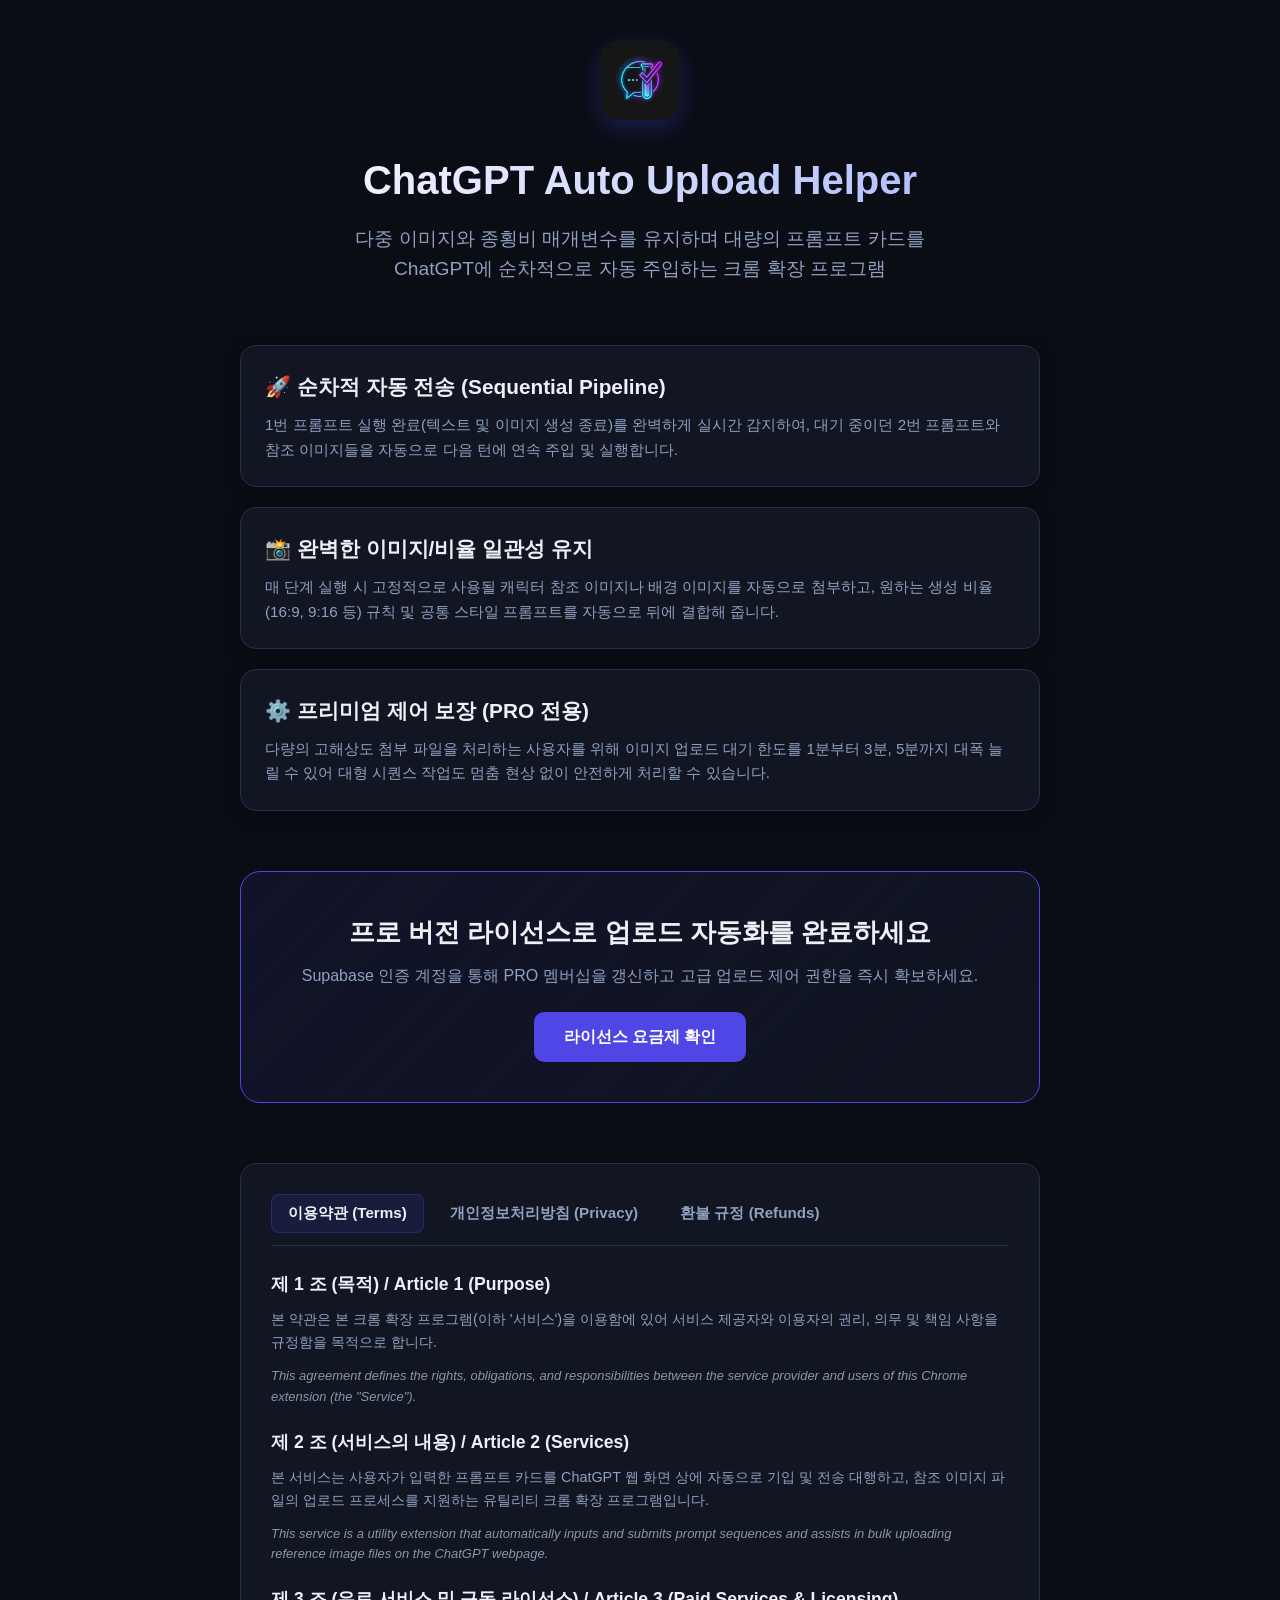
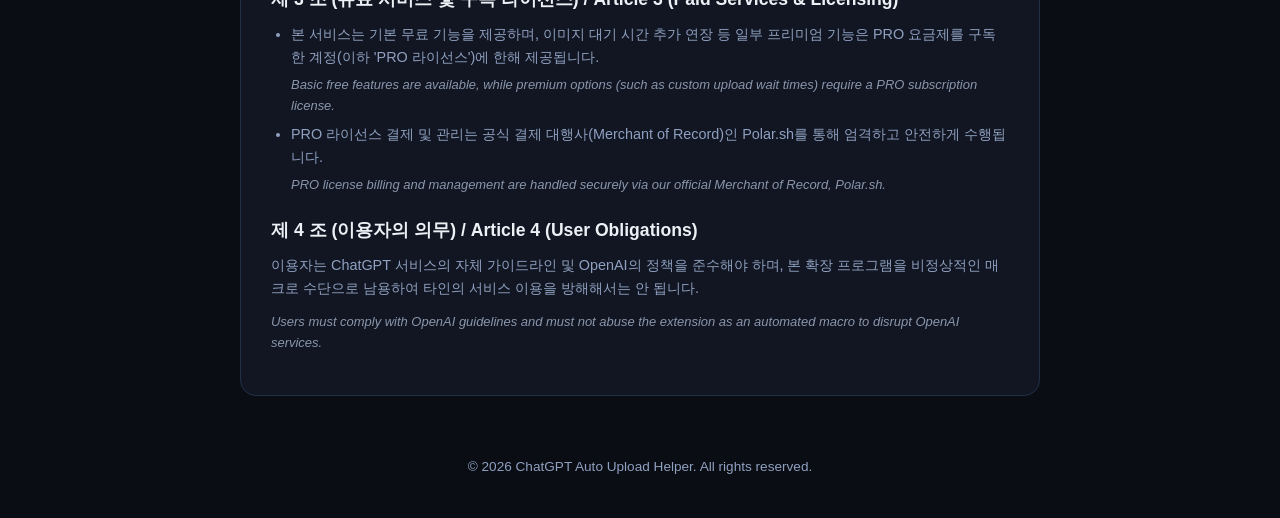
<file: index.html>
<!DOCTYPE html>
<html lang="ko">
<head>
  <meta charset="UTF-8">
  <meta name="viewport" content="width=device-width, initial-scale=1.0">
  <title>ChatGPT Auto Upload Helper - Chrome Extension</title>
  <style>
    :root {
      --bg: #0a0d14;
      --panel: #111622;
      --border: #23304a;
      --text: #edf0f5;
      --text-muted: #8fa0c0;
      --primary: #4f46e5;
      --primary-hover: #4338ca;
      --accent: #f5a623;
    }

    * {
      box-sizing: border-box;
      margin: 0;
      padding: 0;
    }

    body {
      background-color: var(--bg);
      color: var(--text);
      font-family: -apple-system, BlinkMacSystemFont, "Segoe UI", Roboto, "Helvetica Neue", Arial, sans-serif;
      line-height: 1.6;
      padding: 40px 20px;
    }

    .container {
      max-width: 800px;
      margin: 0 auto;
    }

    header {
      text-align: center;
      margin-bottom: 60px;
    }

    .logo {
      width: 80px;
      height: 80px;
      margin-bottom: 20px;
      border-radius: 20px;
      box-shadow: 0 8px 24px rgba(79, 70, 229, 0.3);
    }

    h1 {
      font-size: 2.5rem;
      font-weight: 800;
      background: linear-gradient(135deg, #ffffff 0%, #a5b4fc 100%);
      -webkit-background-clip: text;
      -webkit-text-fill-color: transparent;
      margin-bottom: 12px;
    }

    .subtitle {
      color: var(--text-muted);
      font-size: 1.2rem;
      max-width: 600px;
      margin: 0 auto;
    }

    /* Product Features */
    .features {
      display: grid;
      grid-template-columns: 1fr;
      gap: 20px;
      margin-bottom: 60px;
    }

    .feature-card {
      background: var(--panel);
      border: 1px solid var(--border);
      border-radius: 16px;
      padding: 24px;
      box-shadow: 0 4px 20px rgba(0, 0, 0, 0.2);
    }

    .feature-card h3 {
      font-size: 1.3rem;
      margin-bottom: 10px;
      display: flex;
      align-items: center;
      gap: 8px;
    }

    .feature-card p {
      color: var(--text-muted);
      font-size: 0.95rem;
    }

    /* CTA Section */
    .cta-section {
      text-align: center;
      background: linear-gradient(135deg, rgba(79, 70, 229, 0.1) 0%, rgba(17, 22, 34, 0.8) 100%);
      border: 1px solid var(--primary);
      border-radius: 20px;
      padding: 40px;
      margin-bottom: 60px;
    }

    .cta-title {
      font-size: 1.6rem;
      margin-bottom: 10px;
    }

    .cta-desc {
      color: var(--text-muted);
      margin-bottom: 24px;
    }

    .btn {
      display: inline-block;
      background-color: var(--primary);
      color: #fff;
      padding: 12px 30px;
      font-weight: 600;
      border-radius: 10px;
      text-decoration: none;
      transition: background-color 0.2s;
    }

    .btn:hover {
      background-color: var(--primary-hover);
    }

    /* Tabs/Documents Section */
    .doc-section {
      background: var(--panel);
      border: 1px solid var(--border);
      border-radius: 16px;
      padding: 30px;
    }

    .doc-nav {
      display: flex;
      gap: 10px;
      border-bottom: 1px solid var(--border);
      padding-bottom: 12px;
      margin-bottom: 24px;
      overflow-x: auto;
    }

    .doc-tab {
      background: none;
      border: none;
      color: var(--text-muted);
      font-weight: 600;
      cursor: pointer;
      padding: 8px 16px;
      border-radius: 8px;
      font-size: 0.95rem;
      white-space: nowrap;
      transition: all 0.2s;
    }

    .doc-tab.active {
      background: rgba(79, 70, 229, 0.15);
      color: var(--text);
      border: 1px solid rgba(79, 70, 229, 0.3);
    }

    .doc-content {
      display: none;
      font-size: 0.9rem;
      color: var(--text-muted);
    }

    .doc-content.active {
      display: block;
    }

    .doc-content h4 {
      color: var(--text);
      margin: 20px 0 10px;
      font-size: 1.1rem;
    }

    .doc-content p, .doc-content ul {
      margin-bottom: 12px;
    }

    .doc-content ul {
      padding-left: 20px;
    }

    .doc-content li {
      margin-bottom: 6px;
    }

    footer {
      text-align: center;
      margin-top: 60px;
      font-size: 0.85rem;
      color: var(--text-muted);
    }
  </style>
</head>
<body>

<div class="container">
  <header>
    <img src="icon128.png" alt="ChatGPT Auto Upload Helper Logo" class="logo" />
    <h1>ChatGPT Auto Upload Helper</h1>
    <p class="subtitle">다중 이미지와 종횡비 매개변수를 유지하며 대량의 프롬프트 카드를 ChatGPT에 순차적으로 자동 주입하는 크롬 확장 프로그램</p>
  </header>

  <section class="features">
    <div class="feature-card">
      <h3>🚀 순차적 자동 전송 (Sequential Pipeline)</h3>
      <p>1번 프롬프트 실행 완료(텍스트 및 이미지 생성 종료)를 완벽하게 실시간 감지하여, 대기 중이던 2번 프롬프트와 참조 이미지들을 자동으로 다음 턴에 연속 주입 및 실행합니다.</p>
    </div>
    <div class="feature-card">
      <h3>📸 완벽한 이미지/비율 일관성 유지</h3>
      <p>매 단계 실행 시 고정적으로 사용될 캐릭터 참조 이미지나 배경 이미지를 자동으로 첨부하고, 원하는 생성 비율(16:9, 9:16 등) 규칙 및 공통 스타일 프롬프트를 자동으로 뒤에 결합해 줍니다.</p>
    </div>
    <div class="feature-card">
      <h3>⚙️ 프리미엄 제어 보장 (PRO 전용)</h3>
      <p>다량의 고해상도 첨부 파일을 처리하는 사용자를 위해 이미지 업로드 대기 한도를 1분부터 3분, 5분까지 대폭 늘릴 수 있어 대형 시퀀스 작업도 멈춤 현상 없이 안전하게 처리할 수 있습니다.</p>
    </div>
  </section>

  <section class="cta-section">
    <h2 class="cta-title">프로 버전 라이선스로 업로드 자동화를 완료하세요</h2>
    <p class="cta-desc">Supabase 인증 계정을 통해 PRO 멤버십을 갱신하고 고급 업로드 제어 권한을 즉시 확보하세요.</p>
    <a href="#" class="btn" onclick="alert('본 제품은 크롬 웹 스토어를 통해 설치 및 활성화하는 크롬 확장 프로그램입니다. 라이선스 갱신은 확장 프로그램 내의 Get Pro 버튼을 통해 진행해 주시기 바랍니다.'); return false;">라이선스 요금제 확인</a>
  </section>

  <section class="doc-section">
    <div class="doc-nav">
      <button class="doc-tab active" onclick="switchTab('terms')">이용약관 (Terms)</button>
      <button class="doc-tab" onclick="switchTab('privacy')">개인정보처리방침 (Privacy)</button>
      <button class="doc-tab" onclick="switchTab('refund')">환불 규정 (Refunds)</button>
    </div>

    <!-- Terms of Service -->
    <div id="terms" class="doc-content active">
      <h4>제 1 조 (목적) / Article 1 (Purpose)</h4>
      <p>본 약관은 본 크롬 확장 프로그램(이하 '서비스')을 이용함에 있어 서비스 제공자와 이용자의 권리, 의무 및 책임 사항을 규정함을 목적으로 합니다.</p>
      <p class="en-desc" style="color: #8a96ab; font-size: 0.9em; margin-top: 5px; font-style: italic;">This agreement defines the rights, obligations, and responsibilities between the service provider and users of this Chrome extension (the "Service").</p>

      <h4>제 2 조 (서비스의 내용) / Article 2 (Services)</h4>
      <p>본 서비스는 사용자가 입력한 프롬프트 카드를 ChatGPT 웹 화면 상에 자동으로 기입 및 전송 대행하고, 참조 이미지 파일의 업로드 프로세스를 지원하는 유틸리티 크롬 확장 프로그램입니다.</p>
      <p class="en-desc" style="color: #8a96ab; font-size: 0.9em; margin-top: 5px; font-style: italic;">This service is a utility extension that automatically inputs and submits prompt sequences and assists in bulk uploading reference image files on the ChatGPT webpage.</p>

      <h4>제 3 조 (유료 서비스 및 구독 라이선스) / Article 3 (Paid Services & Licensing)</h4>
      <ul>
        <li>본 서비스는 기본 무료 기능을 제공하며, 이미지 대기 시간 추가 연장 등 일부 프리미엄 기능은 PRO 요금제를 구독한 계정(이하 'PRO 라이선스')에 한해 제공됩니다.</li>
        <li class="en-desc" style="color: #8a96ab; font-size: 0.9em; margin-top: 2px; font-style: italic; list-style-type: none;">Basic free features are available, while premium options (such as custom upload wait times) require a PRO subscription license.</li>
        <li>PRO 라이선스 결제 및 관리는 공식 결제 대행사(Merchant of Record)인 Polar.sh를 통해 엄격하고 안전하게 수행됩니다.</li>
        <li class="en-desc" style="color: #8a96ab; font-size: 0.9em; margin-top: 2px; font-style: italic; list-style-type: none;">PRO license billing and management are handled securely via our official Merchant of Record, Polar.sh.</li>
      </ul>

      <h4>제 4 조 (이용자의 의무) / Article 4 (User Obligations)</h4>
      <p>이용자는 ChatGPT 서비스의 자체 가이드라인 및 OpenAI의 정책을 준수해야 하며, 본 확장 프로그램을 비정상적인 매크로 수단으로 남용하여 타인의 서비스 이용을 방해해서는 안 됩니다.</p>
      <p class="en-desc" style="color: #8a96ab; font-size: 0.9em; margin-top: 5px; font-style: italic;">Users must comply with OpenAI guidelines and must not abuse the extension as an automated macro to disrupt OpenAI services.</p>
    </div>

    <!-- Privacy Policy -->
    <div id="privacy" class="doc-content">
      <h4>1. 개인정보 수집 항목 및 방법 / Data Collection & Scope</h4>
      <p>본 서비스는 기본적으로 사용자가 ChatGPT에 전송하는 프롬프트 문장, 민감 정보, 입력 파일을 서비스 제공자의 원격 서버로 전송하여 수집하지 않습니다. 모든 데이터 처리는 이용자의 로컬 웹 브라우저 샌드박스 내부에서만 안전하게 실행됩니다.</p>
      <p class="en-desc" style="color: #8a96ab; font-size: 0.9em; margin-top: 5px; font-style: italic;">The extension does not collect or transmit prompts, sensitive data, or files to external servers. All data processing runs locally inside the user's browser sandbox.</p>
      
      <h4>2. 회원 가입 및 인증 데이터 처리 / Authentication & Access</h4>
      <p>구독 권한을 식별하기 위해 구글 로그인(Google Sign-In) 연동을 통한 이메일 주소 및 고유 UUID 값을 Supabase 인증 DB를 거쳐 안전하게 검증합니다. 수집된 이메일 정보는 오직 라이선스 유효성 확인 목적으로만 사용됩니다.</p>
      <p class="en-desc" style="color: #8a96ab; font-size: 0.9em; margin-top: 5px; font-style: italic;">To identify subscription status, Google Sign-In validates the email and UUID securely through Supabase. The email is solely used for license verification.</p>

      <h4>3. 타사 쿠키 및 외부 전송 금지 / Third-Party Policies</h4>
      <p>본 서비스는 마케팅 목적의 타사 추적 픽셀이나 악성 애드웨어를 포함하지 않으며, 결제 내역 확인을 위해 안전한 Supabase 백엔드 웹훅 프로토콜만 통신합니다.</p>
      <p class="en-desc" style="color: #8a96ab; font-size: 0.9em; margin-top: 5px; font-style: italic;">No marketing trackers, pixels, or adware are included. The extension only communicates with the secure Supabase API backend for license status.</p>
    </div>

    <!-- Refund Policy -->
    <div id="refund" class="doc-content">
      <h4>1. 디지털 상품의 환불 불가 원칙 / Refund Exclusions</h4>
      <p>본 서비스가 제공하는 PRO 라이선스는 결제 완료 직후 계정에 즉시 라이선스가 영구/구독 적용되어 효력이 활성화되는 **디지털 소프트웨어 및 전자적 무형 상품**입니다. 따라서 대한민국 전자상거래법 및 국제 표준 디지털 재화 환불 규정에 따라, 단순 변심으로 인한 환불 및 결제 취소는 원칙적으로 불가능합니다.</p>
      <p class="en-desc" style="color: #8a96ab; font-size: 0.9em; margin-top: 5px; font-style: italic;">PRO licenses are digital intangibles activated immediately upon purchase. All sales are final and non-refundable due to change of mind.</p>

      <h4>2. 기술적 예외 환불 규정 / Technical Exceptions</h4>
      <ul>
        <li>구매 후 **7일 이내**에 프로그램의 치명적인 결함이나 에러로 인해 정상적인 기능 작동이 불가능하고, 서비스 제공자가 보완 패치를 제공하지 못하는 객관한 기술적 결함이 증명된 경우에는 예외적으로 환불을 요청하실 수 있습니다.</li>
        <li class="en-desc" style="color: #8a96ab; font-size: 0.9em; margin-top: 2px; font-style: italic; list-style-type: none;">If technical issues prevent core functions within 7 days of purchase and cannot be patched, refunds may be requested with proof of errors.</li>
        <li>이 경우 Polar 고객 센터 또는 지원 계정을 통해 환불 사유 및 재현 단계 스크린샷과 함께 결제 영수증 번호를 제출해 주시면 적극적으로 검토하여 조치해 드립니다.</li>
        <li class="en-desc" style="color: #8a96ab; font-size: 0.9em; margin-top: 2px; font-style: italic; list-style-type: none;">Please submit refund requests with proof of the issue (reproduction steps, screenshot) and invoice number via Polar support channels.</li>
      </ul>

      <h4>3. 구독 취소 / Subscription Cancellation</h4>
      <p>구독형 라이선스의 경우 언제든지 마이페이지 또는 Polar 결제 관리 이메일을 통해 다가오는 다음 갱신 주기의 결제를 자유롭게 해지(구독 취소)할 수 있습니다.</p>
      <p class="en-desc" style="color: #8a96ab; font-size: 0.9em; margin-top: 5px; font-style: italic;">Subscriptions can be canceled at any time through Polar settings to prevent future renewals.</p>
    </div>
  </section>

  <footer>
    <p>© 2026 ChatGPT Auto Upload Helper. All rights reserved.</p>
  </footer>
</div>

<script>
  function switchTab(tabId) {
    document.querySelectorAll('.doc-tab').forEach(btn => btn.classList.remove('active'));
    document.querySelectorAll('.doc-content').forEach(content => content.classList.remove('active'));

    const activeBtn = Array.from(document.querySelectorAll('.doc-tab')).find(btn => btn.innerText.includes(
      tabId === 'terms' ? '이용약관' : (tabId === 'privacy' ? '개인정보처리방침' : '환불')
    ));
    if (activeBtn) activeBtn.classList.add('active');

    const content = document.getElementById(tabId);
    if (content) content.classList.add('active');
  }

  function handleHash() {
    const hash = window.location.hash.substring(1);
    if (hash === 'privacy' || hash === 'terms' || hash === 'refund') {
      switchTab(hash);
    }
  }

  window.addEventListener('load', handleHash);
  window.addEventListener('hashchange', handleHash);
</script>
</body>
</html>
</file>
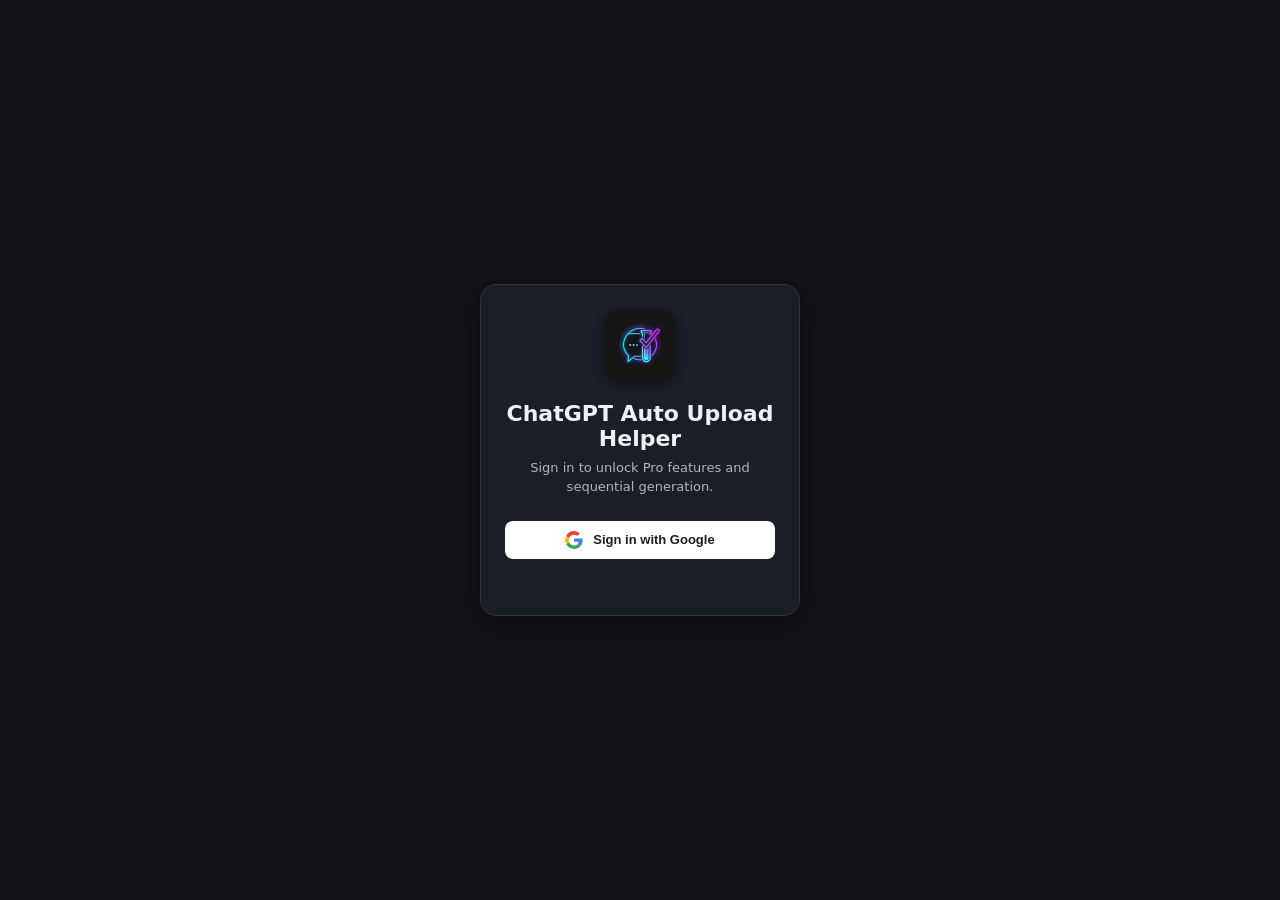
<file: sidepanel.html>
<!doctype html>
<html lang="en">
<head>
  <meta charset="utf-8" />
  <meta name="viewport" content="width=device-width, initial-scale=1" />
  <title>ChatGPT Auto Upload Helper</title>
  <link rel="stylesheet" href="sidepanel.css" />
</head>
<body>
  <!-- Google Login Screen Overlay -->
  <div id="loginScreen" class="login-screen">
    <div class="login-card">
      <div class="login-logo-container">
        <img src="icon128.png" alt="ChatGPT Auto Upload Helper Logo" class="login-logo" />
      </div>
      <h1 class="login-title">ChatGPT Auto Upload Helper</h1>
      <p class="login-subtitle" data-i18n="loginSubtitle">Sign in to unlock Pro features and sequential generation.</p>
      
      <button id="googleSignInButton" class="google-btn">
        <svg class="google-icon" viewBox="0 0 24 24" width="18" height="18">
          <path fill="#EA4335" d="M12 5.04c1.66 0 3.2.57 4.38 1.69l3.27-3.27C17.67 1.47 14.97 0 12 0 7.35 0 3.39 2.67 1.47 6.56l3.86 3C6.26 6.89 8.91 5.04 12 5.04z"/>
          <path fill="#4285F4" d="M23.49 12.27c0-.81-.07-1.59-.2-2.36H12v4.51h6.46c-.29 1.48-1.14 2.73-2.4 3.58l3.73 2.89c2.18-2 3.7-4.99 3.7-8.62z"/>
          <path fill="#FBBC05" d="M5.33 14.56c-.25-.75-.39-1.55-.39-2.36s.14-1.61.39-2.36l-3.86-3C.68 8.44 0 10.14 0 12s.68 3.56 1.47 5.16l3.86-3z"/>
          <path fill="#34A853" d="M12 24c3.24 0 5.97-1.07 7.96-2.91l-3.73-2.89c-1.03.69-2.36 1.11-4.23 1.11-3.09 0-5.74-1.85-6.67-4.52l-3.86 3C3.39 21.33 7.35 24 12 24z"/>
        </svg>
        <span data-i18n="googleSignIn">Sign in with Google</span>
      </button>

      <div id="loginStatus" class="login-status"></div>
    </div>
  </div>

  <!-- Main Application UI (hidden by default until logged in) -->
  <main class="app-shell" style="display: none;">
    <header>
      <div class="header-top">
        <h1 class="title-with-badge">
          <span data-i18n="sidepanelTitle">ChatGPT Auto Upload Helper</span>
          <span id="proBadge" class="pro-badge" style="display: none;">PRO</span>
        </h1>
        <div class="lang-selector-container">
          <button id="upgradeButton" class="upgrade-btn" style="display: none;" data-i18n="upgradeBtn">Get Pro</button>
          <select id="langSelect" aria-label="Language">
            <option value="en">English</option>
            <option value="ko">한국어</option>
            <option value="ja">日本語</option>
            <option value="zh">中文</option>
            <option value="es">Español</option>
            <option value="fr">Français</option>
            <option value="th">ไทย</option>
            <option value="id">Bahasa Indonesia</option>
          </select>
        </div>
      </div>
      <p data-i18n="sidepanelDesc">Quickly insert prompt cards into the ChatGPT input field while maintaining reference images and aspect ratio rules.</p>
    </header>

    <section class="panel">
      <div class="section-heading">
        <h2 data-i18n="refImagesTitle">1. Reference Images</h2>
        <span id="imageCount" class="badge">0 images</span>
      </div>
      <label class="drop-zone" for="imageInput">
        <input id="imageInput" type="file" accept="image/*" multiple hidden />
        <strong data-i18n="selectImages">Select Images</strong>
        <span data-i18n="imageTypesHint">Character sheets · Background sheets · Food sheets, etc.</span>
      </label>
      <div id="imagePreview" class="image-preview" aria-live="polite"></div>
      <div class="button-row">
        <button id="uploadImagesButton" class="primary" data-i18n="uploadImagesBtn">Attach reference images to ChatGPT</button>
        <button id="clearImagesButton" class="secondary" data-i18n="clearImagesBtn">Clear Images</button>
      </div>
      <p class="hint" data-i18n="refImagesHint">Attachments are kept in the current ChatGPT conversation only. Re-attach after opening a new conversation or refreshing, if needed.</p>
    </section>

    <section class="panel settings-panel">
      <div class="section-heading">
        <h2 data-i18n="generationSettingsTitle">2. Fixed Generation Settings</h2>
        <span class="badge" data-i18n="autoApplyBadge">Auto Apply</span>
      </div>

      <label for="aspectRatio" class="label" data-i18n="aspectRatioLabel">Generation Ratio</label>
      <select id="aspectRatio" aria-label="Generation Ratio">
        <option value="" data-i18n="aspectRatioNone">Do not add ratio text</option>
        <option value="1:1" data-i18n="aspectRatio1_1">1:1 · Square</option>
        <option value="16:9" selected data-i18n="aspectRatio16_9">16:9 · Horizontal Wide</option>
        <option value="9:16" data-i18n="aspectRatio9_16">9:16 · Vertical</option>
        <option value="4:3" data-i18n="aspectRatio4_3">4:3 · Standard Horizontal</option>
        <option value="3:2" data-i18n="aspectRatio3_2">3:2 · Photo Horizontal</option>
      </select>

      <div class="timeout-setting-container" style="margin-top: 12px; display: flex; flex-direction: column;">
        <label for="uploadTimeout" class="label" style="display: flex; align-items: center; justify-content: space-between;">
          <span data-i18n="uploadTimeoutLabel">Image Upload Wait Time</span>
          <span id="timeoutProLock" class="pro-lock-badge">PRO</span>
        </label>
        <select id="uploadTimeout" aria-label="Image Upload Wait Time">
          <option value="60" selected data-i18n="timeoutOption1">1 Minute (Default)</option>
          <option value="180" data-i18n="timeoutOption3">3 Minutes (Pro)</option>
          <option value="300" data-i18n="timeoutOption5">5 Minutes (Pro)</option>
          <option value="420" data-i18n="timeoutOption7">7 Minutes (Pro)</option>
          <option value="600" data-i18n="timeoutOption10">10 Minutes (Pro)</option>
        </select>
      </div>

      <label for="commonPrompt" class="label common-label">
        <span data-i18n="commonPromptLabel" style="color: inherit;">Common Prompt</span>
        <span data-i18n="optionalLabel">Optional</span>
      </label>
      <textarea id="commonPrompt" rows="4" data-i18n-placeholder="commonPromptPlaceholder" placeholder="e.g., Modern anime illustration, clean cel shading, cozy cinematic lighting."></textarea>

      <div class="toggle-list">
        <label class="toggle-row">
          <input id="includeReferenceRule" type="checkbox" checked />
          <span data-i18n="toggleRefRule">Instruct to use attached reference images as a fixed sheet</span>
        </label>
        <label class="toggle-row">
          <input id="includeAspectRule" type="checkbox" checked />
          <span data-i18n="toggleAspectRule">Automatically add selected ratio text</span>
        </label>
        <label class="toggle-row">
          <input id="includeCommonPrompt" type="checkbox" checked />
          <span data-i18n="toggleCommonPrompt">Automatically add common prompt</span>
        </label>
      </div>

      <p id="settingsPreview" class="settings-preview"></p>
      <p class="hint" data-i18n="aspectRatioHint">Choosing the 16:9 ratio directly in ChatGPT's UI once is also more consistent.</p>
    </section>

    <section class="panel">
      <div class="section-heading">
        <h2 data-i18n="promptCardsTitle">3. Prompt Cards</h2>
        <span id="promptCount" class="badge">0 cards</span>
      </div>
      <label for="promptInput" class="label" data-i18n="promptInputLabel">Paste one prompt per line.</label>
      <textarea id="promptInput" rows="9" data-i18n-placeholder="promptInputPlaceholder" placeholder="Scene 01: ...&#10;Scene 02: ...&#10;Scene 03: ..."></textarea>
      <div class="button-row">
        <button id="buildCardsButton" class="primary" data-i18n="buildCardsBtn">Generate Cards</button>
        <button id="runSequenceButton" class="secondary" data-i18n="runSequenceBtn">Run Sequence</button>
        <button id="savePromptsButton" class="secondary" data-i18n="savePromptsBtn">Save</button>
        <button id="clearPromptsButton" class="secondary" data-i18n="clearPromptsBtn">Clear</button>
      </div>
      <div class="insert-mode">
        <span data-i18n="insertModeLabel">Insertion Method</span>
        <label><input type="radio" name="insertMode" value="replace" checked /> <span data-i18n="insertModeReplace">Overwrite</span></label>
        <label><input type="radio" name="insertMode" value="append" /> <span data-i18n="insertModeAppend">Append at end</span></label>
      </div>
      <div class="toggle-list" style="margin-top: 8px;">
        <label class="toggle-row">
          <input id="autoSendPrompt" type="checkbox" />
          <span data-i18n="autoSendLabel">Auto-send after inserting</span>
        </label>
      </div>
      <div id="promptCards" class="prompt-cards" aria-live="polite"></div>
    </section>

    <footer>
      <div class="footer-content">
        <span id="statusText" data-i18n="statusDefault">Open a ChatGPT tab to start using.</span>
        <div id="footerProfile" class="footer-profile" style="display: none;">
          <span id="userProfile" class="user-profile"></span>
          <button id="signOutButton" class="text-btn" data-i18n="signOutBtn">Sign Out</button>
        </div>
      </div>
    </footer>
  </main>

  <!-- Variables Input Modal Overlay -->
  <div id="variablesModal" class="modal-overlay" style="display: none;">
    <div class="modal-content">
      <h3 data-i18n="modalTitle">Enter Template Variables</h3>
      <div id="variablesForm" class="variables-form">
        <!-- Dynamic input fields go here -->
      </div>
      <div class="button-row modal-buttons">
        <button id="modalInsertButton" class="primary" data-i18n="modalInsertBtn">Insert & Send</button>
        <button id="modalCancelButton" class="secondary" data-i18n="modalCancelBtn">Cancel</button>
      </div>
    </div>
  </div>

  <script src="supabase.js"></script>
  <script src="sidepanel.js"></script>
</body>
</html>
</file>
<file: sidepanel.css>
:root { color-scheme: dark; font-family: Inter, system-ui, -apple-system, BlinkMacSystemFont, "Segoe UI", sans-serif; }
* { box-sizing: border-box; }
body { margin: 0; background: #111318; color: #edf0f5; }
.app-shell { padding: 16px; min-width: 340px; max-width: 540px; margin: 0 auto; }
.header-top { display: flex; justify-content: space-between; align-items: center; margin-bottom: 6px; }
header h1 { margin: 0; font-size: 20px; }
.lang-selector-container select {
  margin-top: 0;
  padding: 4px 8px;
  background: #1c222d;
  border: 1px solid #3a465d;
  border-radius: 6px;
  color: #edf0f5;
  font-size: 11px;
  width: auto;
  cursor: pointer;
  font-family: Inter, system-ui, sans-serif;
}
.lang-selector-container select:focus {
  border-color: #8ba8ff;
  outline: none;
}
header p { margin: 0 0 16px; color: #aeb7c8; font-size: 13px; line-height: 1.45; }
.panel { border: 1px solid #2c3545; background: #191e27; border-radius: 12px; padding: 14px; margin-bottom: 14px; }
.section-heading { display: flex; justify-content: space-between; align-items: center; gap: 10px; }
h2 { margin: 0 0 12px; font-size: 16px; }
.badge { background: #273552; color: #cbd8ff; border-radius: 999px; padding: 3px 8px; font-size: 12px; white-space: nowrap; }
.drop-zone { border: 1px dashed #6275a4; border-radius: 10px; min-height: 92px; display: flex; flex-direction: column; justify-content: center; align-items: center; cursor: pointer; background: #151b25; transition: border-color .2s, background .2s; }
.drop-zone:hover { border-color: #9eb5ff; background: #1a2230; }
.drop-zone strong { font-size: 14px; }
.drop-zone span, .hint, .label { color: #aeb7c8; font-size: 12px; margin-top: 5px; }
.image-preview { display: grid; grid-template-columns: repeat(auto-fill, minmax(68px, 1fr)); gap: 8px; margin-top: 10px; }
.image-tile { position: relative; aspect-ratio: 1; border-radius: 8px; overflow: hidden; border: 1px solid #303b4f; }
.image-tile img { display: block; width: 100%; height: 100%; object-fit: cover; }
.image-tile button { position: absolute; top: 3px; right: 3px; width: 20px; height: 20px; padding: 0; border: 0; border-radius: 50%; background: rgba(0,0,0,.72); color: white; cursor: pointer; }
.button-row { display: flex; gap: 8px; flex-wrap: wrap; margin-top: 11px; }
button { border: 0; border-radius: 8px; padding: 9px 11px; font-weight: 650; cursor: pointer; font-size: 12px; }
button.primary { background: #8ba8ff; color: #0a1020; }
button.primary:hover { background: #a7bdff; }
button.secondary { background: #2b3547; color: #e9eef9; }
button.secondary:hover { background: #3a4861; }
textarea, select { margin-top: 7px; width: 100%; border-radius: 8px; border: 1px solid #3a465d; background: #11161f; color: #edf0f5; padding: 10px; font: 12px/1.45 ui-monospace, SFMono-Regular, Menlo, Consolas, monospace; }
textarea { resize: vertical; }
select { font-family: Inter, system-ui, sans-serif; cursor: pointer; }
.common-label { display: flex; align-items: center; gap: 5px; margin-top: 14px; }
.common-label span { color: #7f8ba2; }
.toggle-list { display: grid; gap: 8px; margin-top: 13px; }
.toggle-row { display: flex; align-items: center; gap: 8px; color: #d9e0ee; font-size: 12px; cursor: pointer; }
.toggle-row input { accent-color: #8ba8ff; }
.settings-preview { margin: 12px 0 0; border: 1px solid #334463; background: #151d2a; color: #bcd0ff; border-radius: 8px; padding: 9px 10px; font-size: 12px; line-height: 1.45; }
.insert-mode { display: flex; flex-wrap: wrap; gap: 10px; margin: 12px 0 8px; font-size: 12px; color: #c8d0df; }
.insert-mode label { cursor: pointer; }
.prompt-cards { display: grid; gap: 7px; max-height: 460px; overflow-y: auto; padding-right: 2px; }
.prompt-card { display: grid; grid-template-columns: 30px minmax(0, 1fr); gap: 9px; width: 100%; text-align: left; padding: 10px; background: #121824; color: #eef2fa; border: 1px solid #2e3a50; border-radius: 9px; cursor: pointer; }
.prompt-card:hover { background: #1c2637; border-color: #7d96d3; }
.prompt-number { color: #9db4f6; font-weight: 800; }
.prompt-text { overflow: hidden; text-overflow: ellipsis; white-space: nowrap; }
footer { color: #aeb7c8; min-height: 18px; font-size: 12px; padding: 2px; }
.status-success { color: #9fe7bd; }
.status-error { color: #ffadad; }

/* Modal overlay & content */
.modal-overlay {
  position: fixed;
  top: 0;
  left: 0;
  width: 100vw;
  height: 100vh;
  background: rgba(10, 12, 17, 0.75);
  backdrop-filter: blur(4px);
  display: flex;
  justify-content: center;
  align-items: center;
  z-index: 1000;
  padding: 16px;
  animation: fadeIn 0.2s ease-out;
}

.modal-content {
  background: #191e27;
  border: 1px solid #334463;
  border-radius: 12px;
  padding: 20px;
  width: 100%;
  max-width: 360px;
  box-shadow: 0 8px 32px rgba(0, 0, 0, 0.4);
  animation: slideUp 0.2s ease-out;
}

.modal-content h3 {
  margin: 0 0 14px;
  font-size: 16px;
  color: #edf0f5;
}

.variables-form {
  display: flex;
  flex-direction: column;
  gap: 12px;
  max-height: 280px;
  overflow-y: auto;
  padding-right: 4px;
}

.variable-row {
  display: flex;
  flex-direction: column;
  gap: 5px;
}

.variable-row label {
  font-size: 12px;
  color: #aeb7c8;
  text-transform: capitalize;
}

.variable-row input {
  width: 100%;
  border-radius: 8px;
  border: 1px solid #3a465d;
  background: #11161f;
  color: #edf0f5;
  padding: 8px 10px;
  font-size: 12px;
  outline: none;
}

.variable-row input:focus {
  border-color: #8ba8ff;
}

.modal-buttons {
  margin-top: 20px;
  justify-content: flex-end;
}

@keyframes fadeIn {
  from { opacity: 0; }
  to { opacity: 1; }
}

@keyframes slideUp {
  from { transform: translateY(12px); opacity: 0; }
  to { transform: translateY(0); opacity: 1; }
}

/* Authentication Screen CSS */
.login-screen {
  display: flex;
  flex-direction: column;
  justify-content: center;
  align-items: center;
  min-height: 100vh;
  background: #111318;
  padding: 16px;
  animation: fadeIn 0.2s ease-out;
}

.login-card {
  text-align: center;
  width: 100%;
  max-width: 320px;
  padding: 24px;
  background: #191e27;
  border: 1px solid #2c3545;
  border-radius: 16px;
  box-shadow: 0 8px 32px rgba(0, 0, 0, 0.4);
  animation: slideUp 0.3s ease-out;
}

.login-logo-container {
  margin-bottom: 16px;
}

.login-logo {
  width: 72px;
  height: 72px;
  border-radius: 16px;
  box-shadow: 0 4px 12px rgba(0,0,0,0.3);
}

.login-title {
  margin: 0 0 8px;
  font-size: 22px;
  color: #edf0f5;
  font-weight: 700;
}

.login-subtitle {
  margin: 0 0 24px;
  font-size: 13px;
  color: #aeb7c8;
  line-height: 1.45;
}

.google-btn {
  width: 100%;
  display: flex;
  align-items: center;
  justify-content: center;
  gap: 10px;
  background: #ffffff;
  color: #1f1f1f;
  border: none;
  border-radius: 8px;
  padding: 10px 16px;
  font-size: 13px;
  font-weight: 700;
  cursor: pointer;
  transition: background-color 0.2s;
}

.google-btn:hover {
  background: #f1f3f4;
}

.google-icon {
  flex-shrink: 0;
}

.divider {
  margin: 18px 0;
  position: relative;
  text-align: center;
  border-bottom: 1px solid #2c3545;
}

.divider span {
  position: absolute;
  top: 50%;
  left: 50%;
  transform: translate(-50%, -50%);
  background: #191e27;
  padding: 0 10px;
  font-size: 11px;
  color: #7f8ba2;
}


/* Header badge layout */
.title-with-badge {
  display: flex;
  align-items: center;
  gap: 8px;
  margin: 0;
}

.pro-badge {
  background: linear-gradient(135deg, #ffe066 0%, #f5a623 100%);
  color: #0d1117;
  font-size: 9px;
  font-weight: 800;
  padding: 2px 5px;
  border-radius: 4px;
  letter-spacing: 0.5px;
  text-transform: uppercase;
  line-height: 1;
}

.pro-lock-badge {
  background: linear-gradient(135deg, #ffe066 0%, #f5a623 100%);
  color: #0d1117;
  font-size: 8px;
  font-weight: 800;
  padding: 2px 4px;
  border-radius: 3px;
  margin-left: 6px;
  letter-spacing: 0.5px;
  text-transform: uppercase;
  line-height: 1;
}

/* Footer elements */
.footer-content {
  display: flex;
  flex-direction: column;
  gap: 8px;
}

.footer-profile {
  display: flex;
  align-items: center;
  justify-content: space-between;
  border-top: 1px solid #2c3545;
  padding-top: 8px;
  margin-top: 4px;
  font-size: 11px;
  color: #7f8ba2;
}

.user-profile {
  overflow: hidden;
  text-overflow: ellipsis;
  white-space: nowrap;
  max-width: 180px;
}

.text-btn {
  background: none;
  border: none;
  color: #8ba8ff;
  cursor: pointer;
  padding: 0;
  text-decoration: underline;
  font-size: 11px;
  font-weight: normal;
}

.text-btn:hover {
  color: #a7bdff;
}

.login-status {
  margin-top: 16px;
  font-size: 11px;
  min-height: 16px;
  line-height: 1.4;
  word-break: break-all;
  color: #7f8ba2;
}

.login-status.status-error {
  color: #ef6060;
}

.login-status.status-success {
  color: #4caf50;
}

.upgrade-btn {
  background: linear-gradient(135deg, #ffd700 0%, #ff8c00 100%);
  color: #0d1117;
  border: none;
  border-radius: 20px;
  padding: 6px 14px;
  font-size: 11px;
  font-weight: 800;
  cursor: pointer;
  box-shadow: 0 0 12px rgba(255, 140, 0, 0.4);
  transition: all 0.2s ease-in-out;
  animation: pulseUpgrade 2s infinite alternate;
}

.upgrade-btn:hover {
  background: linear-gradient(135deg, #ffea6c 0%, #ffa500 100%);
  box-shadow: 0 0 16px rgba(255, 140, 0, 0.6);
  transform: translateY(-1px);
}

@keyframes pulseUpgrade {
  0% { box-shadow: 0 0 8px rgba(255, 140, 0, 0.3); }
  100% { box-shadow: 0 0 16px rgba(255, 140, 0, 0.6); }
}
</file>
